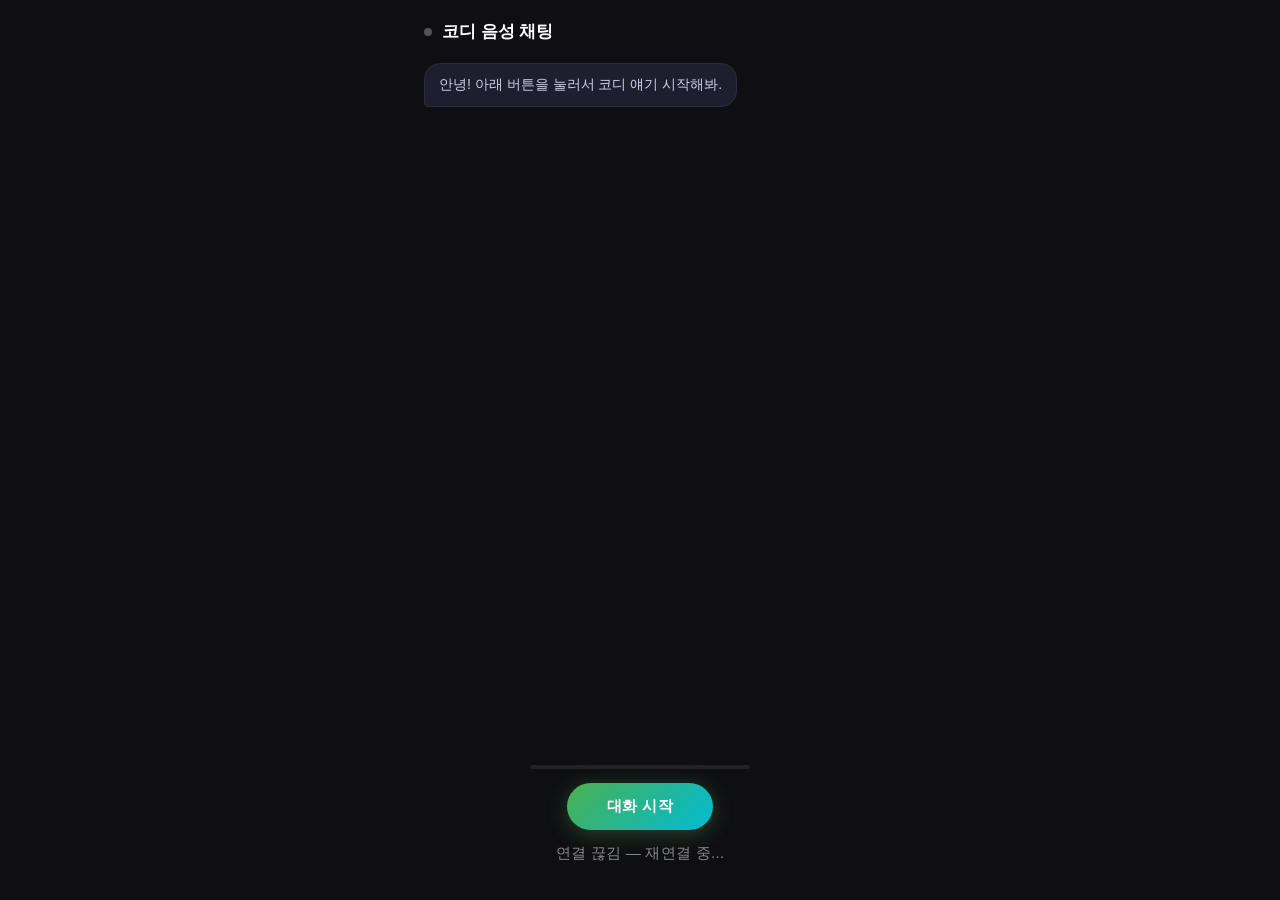
<file: voice/static/index.html>
<!DOCTYPE html>
<html lang="ko">
<head>
  <meta charset="UTF-8">
  <meta name="viewport" content="width=device-width, initial-scale=1.0">
  <title>코디 음성 채팅</title>
  <style>
    * { box-sizing: border-box; margin: 0; padding: 0; }

    body {
      font-family: -apple-system, BlinkMacSystemFont, 'Noto Sans KR', sans-serif;
      background: #0f0f13;
      color: #e8e8f0;
      height: 100dvh;
      display: flex;
      flex-direction: column;
      align-items: center;
    }

    /* ── 헤더 ── */
    header {
      width: 100%; max-width: 480px;
      padding: 20px 24px 0;
      display: flex; align-items: center; gap: 10px;
    }
    header h1 { font-size: 17px; font-weight: 600; color: #fff; }
    .status-dot {
      width: 8px; height: 8px; border-radius: 50%;
      background: #555; flex-shrink: 0; transition: background 0.3s;
    }
    .status-dot.listening   { background: #4caf50; animation: pulse 1.2s infinite; }
    .status-dot.recording   { background: #4caf50; animation: pulse 0.6s infinite; }
    .status-dot.processing  { background: #ffc107; animation: pulse 2s infinite; }
    .status-dot.speaking    { background: #2196f3; animation: pulse 0.8s infinite; }
    @keyframes pulse { 0%,100%{transform:scale(1)} 50%{transform:scale(1.6);opacity:0.5} }

    /* ── 채팅 영역 ── */
    #chat {
      width: 100%; max-width: 480px; flex: 1;
      overflow-y: auto; padding: 20px 24px;
      display: flex; flex-direction: column; gap: 12px;
    }
    .bubble {
      max-width: 80%; padding: 10px 14px; border-radius: 16px;
      font-size: 14px; line-height: 1.55; animation: fadeIn 0.2s ease;
    }
    @keyframes fadeIn { from{opacity:0;transform:translateY(6px)} to{opacity:1;transform:none} }
    .bubble.assistant {
      align-self: flex-start; background: #1e1e2e;
      color: #c9d1e8; border-bottom-left-radius: 4px;
      border: 1px solid #2a2a40;
    }
    .bubble.error {
      align-self: center; background: #3b1a1a;
      color: #ff8a8a; font-size: 13px;
    }

    /* ── 상태 텍스트 ── */
    #status-text {
      font-size: 15px; color: #888; text-align: center;
      min-height: 24px; transition: color 0.3s; letter-spacing: 0.3px;
    }
    #status-text.active { color: #a0b0ff; }
    #status-text.processing { color: #ffc107; }

    /* ── 오디오 레벨 바 ── */
    #level-bar {
      width: 220px; height: 4px; background: #222;
      border-radius: 2px; overflow: hidden;
    }
    #level-fill {
      height: 100%; width: 0%;
      background: linear-gradient(90deg, #4caf50, #8bc34a);
      border-radius: 2px; transition: width 0.05s;
    }

    /* ── 컨트롤 영역 ── */
    #controls {
      width: 100%; max-width: 480px;
      padding: 12px 24px 32px;
      display: flex; flex-direction: column; align-items: center; gap: 14px;
    }

    /* 토글 버튼 */
    #talk-btn {
      padding: 14px 40px; border-radius: 30px; border: none;
      background: linear-gradient(135deg, #4caf50, #00bcd4);
      color: white; font-size: 15px; font-weight: 600;
      cursor: pointer; letter-spacing: 0.5px;
      box-shadow: 0 4px 20px rgba(76,175,80,0.35);
      transition: transform 0.15s, box-shadow 0.15s, background 0.3s;
      user-select: none;
    }
    #talk-btn:hover { transform: scale(1.04); }
    #talk-btn.active {
      background: linear-gradient(135deg, #f44336, #e91e63);
      box-shadow: 0 4px 24px rgba(244,67,54,0.45);
    }
  </style>
</head>
<body>

<header>
  <div class="status-dot" id="status-dot"></div>
  <h1>코디 음성 채팅</h1>
</header>

<div id="chat">
  <div class="bubble assistant">안녕! 아래 버튼을 눌러서 코디 얘기 시작해봐.</div>
</div>

<div id="controls">
  <div id="level-bar"><div id="level-fill"></div></div>
  <button id="talk-btn">대화 시작</button>
  <div id="status-text">버튼을 눌러 대화를 시작하세요</div>
</div>

<script>
// ═══════════════════════════════════════════════════════════════════
// 핵심 설계
// - 단일 vadId 인터벌 — 대화 시작~종료 사이 절대 꺼지지 않음
// - iOS/Android: micCtx.sampleRate 감지 후 선형보간 다운샘플링 → 항상 16kHz 전송
// - barge-in: 서버 응답 기다리지 않고 즉시 listening 전환 → 음성 유실 없음
// - processing 상태: VAD 완전 비활성화 (의미없는 barge-in 방지)
// - TTS 시작 직후 200ms bargeBlockUntil → 에코 오감지 차단
// ═══════════════════════════════════════════════════════════════════

// ── 설정값 ──────────────────────────────────────────────────────────
const WS_URL          = `ws://${location.host}/voice/ws`;
const MIC_SAMPLE_RATE = 16000;
const OUT_SAMPLE_RATE = 24000;
const PROC_BUF_SIZE   = 4096;
const DB_THRESH       = -52;    // 발화 감지 임계값 (이어폰 환경 최적화)
const SILENCE_MS      = 600;    // 침묵 후 전송 대기시간
const BARGE_DB_THRESH = -55;    // barge-in 감지 임계값
const BARGE_MS        = 200;    // barge-in 지속 시간
const MAX_BARGE_SECS  = 4;      // barge-in 버퍼 최대 보관 시간

// ── 전역 상태 ───────────────────────────────────────────────────────
let ws          = null;
let serverState = 'idle';   // idle | listening | processing | speaking
let inConv      = false;
let voiceCtx    = {};

// 마이크
let micStream     = null;
let micCtx        = null;
let analyser      = null;
let processor     = null;
let resampleRatio = 1;       // actualRate / 16000 (iOS에서 1이 아님)
let maxBargeChunks = 50;     // 초기화 후 갱신

// 단일 VAD 인터벌
let vadId = null;

// listening 모드
let userSpeaking = false;
let pcmBuffer    = [];
let silenceTimer = null;

// speaking 모드 (barge-in)
let bargePcmBuffer  = [];
let bargeSoundStart = null;
let barging         = false;
let bargeBlockUntil = 0;     // Date.now() + 200ms — 에코 차단

// 재생
let playCtx        = null;
let nextPlayTime   = 0;
let playingSources = [];

// ── DOM ─────────────────────────────────────────────────────────────
const chatEl     = document.getElementById('chat');
const talkBtn    = document.getElementById('talk-btn');
const statusDot  = document.getElementById('status-dot');
const levelFill  = document.getElementById('level-fill');
const statusText = document.getElementById('status-text');

// ── UI ──────────────────────────────────────────────────────────────
function setUI(state) {
  statusDot.className = `status-dot ${state}`;
  const labels = {
    idle:         '버튼을 눌러 대화를 시작하세요',
    listening:    '듣는 중',
    recording:    '말하는 중...',
    processing:   '생각 중',
    speaking:     '말하는 중',
    disconnected: '연결 끊김 — 재연결 중...',
  };
  statusText.textContent = labels[state] ?? '';
  if (state === 'processing') {
    statusText.className = 'processing';
  } else {
    statusText.className = ['listening','recording','speaking'].includes(state) ? 'active' : '';
  }
}

function addBubble(role, text) {
  const div = document.createElement('div');
  div.className   = `bubble ${role}`;
  div.textContent = text;
  chatEl.appendChild(div);
  chatEl.scrollTop = chatEl.scrollHeight;
}

// ── PCM 변환 유틸 ────────────────────────────────────────────────────
function downsample(float32) {
  // 선형 보간 다운샘플링 — iOS 등 실제 sampleRate가 16kHz가 아닐 때 사용
  if (resampleRatio === 1) return float32;
  const outLen = Math.round(float32.length / resampleRatio);
  const out    = new Float32Array(outLen);
  for (let i = 0; i < outLen; i++) {
    const src  = i * resampleRatio;
    const lo   = Math.floor(src);
    const hi   = Math.min(lo + 1, float32.length - 1);
    const frac = src - lo;
    out[i] = float32[lo] * (1 - frac) + float32[hi] * frac;
  }
  return out;
}

function floatToInt16(f32) {
  const out = new Int16Array(f32.length);
  for (let i = 0; i < f32.length; i++) {
    const s = Math.max(-1, Math.min(1, f32[i]));
    out[i]  = s < 0 ? s * 0x8000 : s * 0x7FFF;
  }
  return out;
}
function mergeInt16(chunks) {
  const total = chunks.reduce((s, c) => s + c.length, 0);
  const out   = new Int16Array(total);
  let off = 0;
  for (const c of chunks) { out.set(c, off); off += c.length; }
  return out;
}
function int16ToBase64(i16) {
  const bytes = new Uint8Array(i16.buffer);
  let s = '';
  for (let i = 0; i < bytes.length; i++) s += String.fromCharCode(bytes[i]);
  return btoa(s);
}
function base64ToInt16(b64) {
  const bytes = Uint8Array.from(atob(b64), c => c.charCodeAt(0));
  return new Int16Array(bytes.buffer);
}

// ── dB 계산 ─────────────────────────────────────────────────────────
function getDb() {
  if (!analyser) return -100;
  const data = new Uint8Array(analyser.fftSize);
  analyser.getByteTimeDomainData(data);
  let sum = 0;
  for (let i = 0; i < data.length; i++) {
    const v = (data[i] - 128) / 128;
    sum += v * v;
  }
  const rms = Math.sqrt(sum / data.length);
  levelFill.style.width = Math.min(rms * 600, 100) + '%';
  return rms < 1e-7 ? -100 : 20 * Math.log10(rms);
}

// ── 마이크 초기화 ────────────────────────────────────────────────────
async function initMic() {
  try {
    micStream = await navigator.mediaDevices.getUserMedia({
      audio: { echoCancellation: true, noiseSuppression: true, autoGainControl: true },
      video: false,
    });

    // sampleRate 강제 없이 생성 — iOS Safari 호환
    micCtx = new (window.AudioContext || window.webkitAudioContext)();
    const actualRate = micCtx.sampleRate;
    resampleRatio  = actualRate / MIC_SAMPLE_RATE;

    // barge-in 버퍼 최대 청크 수 계산 (다운샘플 후 기준)
    const chunkDuration = PROC_BUF_SIZE / actualRate;  // 초 단위
    maxBargeChunks = Math.ceil(MAX_BARGE_SECS / chunkDuration);

    const src = micCtx.createMediaStreamSource(micStream);
    analyser  = micCtx.createAnalyser();
    analyser.fftSize = 256;
    src.connect(analyser);

    processor = micCtx.createScriptProcessor(PROC_BUF_SIZE, 1, 1);
    processor.onaudioprocess = onAudioProcess;
    src.connect(processor);
    processor.connect(micCtx.destination);
    return true;
  } catch (e) {
    addBubble('error', '마이크 권한이 필요합니다: ' + e.message);
    return false;
  }
}

// ── PCM 수집 콜백 ────────────────────────────────────────────────────
function onAudioProcess(e) {
  if (!inConv) return;
  const raw    = e.inputBuffer.getChannelData(0);
  const f32    = downsample(raw);          // iOS: 44100→16000Hz 변환
  const int16  = floatToInt16(f32);

  if (userSpeaking && serverState === 'listening') {
    pcmBuffer.push(int16);
  }
  if (serverState === 'speaking' && !barging) {
    bargePcmBuffer.push(int16);
    if (bargePcmBuffer.length > maxBargeChunks) bargePcmBuffer.shift();
  }
}

// ═══════════════════════════════════════════════════════════════════
// 단일 VAD 루프
// ═══════════════════════════════════════════════════════════════════
function startVAD() {
  if (vadId) return;
  vadId = setInterval(vadTick, 50);
}

function stopVAD() {
  if (vadId) { clearInterval(vadId); vadId = null; }
  if (silenceTimer) { clearTimeout(silenceTimer); silenceTimer = null; }
  userSpeaking    = false;
  bargeSoundStart = null;
  bargeBlockUntil = 0;
  pcmBuffer       = [];
  bargePcmBuffer  = [];
  levelFill.style.width = '0%';
}

function vadTick() {
  if (!inConv || !analyser) return;
  // 브라우저가 AudioContext를 suspend시킨 경우 즉시 복구
  if (micCtx && micCtx.state === 'suspended') micCtx.resume();
  const db = getDb();

  // ── listening: 발화 감지 → PCM 누적 → 침묵 후 전송 ─────────────
  if (serverState === 'listening') {
    bargeSoundStart = null;

    if (db > DB_THRESH) {
      if (!userSpeaking) {
        userSpeaking = true;
        pcmBuffer    = [];
        setUI('recording');
      }
      if (silenceTimer) { clearTimeout(silenceTimer); silenceTimer = null; }

    } else if (userSpeaking && !silenceTimer) {
      silenceTimer = setTimeout(() => {
        silenceTimer = null;
        if (serverState === 'listening' && inConv) sendAudioChunk();
      }, SILENCE_MS);
    }

  // ── processing: VAD 완전 비활성화 ───────────────────────────────
  } else if (serverState === 'processing') {
    if (userSpeaking) { userSpeaking = false; pcmBuffer = []; }
    if (silenceTimer) { clearTimeout(silenceTimer); silenceTimer = null; }
    bargeSoundStart = null;

  // ── speaking: barge-in 감지 ─────────────────────────────────────
  } else if (serverState === 'speaking') {
    if (userSpeaking) { userSpeaking = false; pcmBuffer = []; }
    if (silenceTimer) { clearTimeout(silenceTimer); silenceTimer = null; }

    // TTS 시작 직후 에코 차단
    if (Date.now() < bargeBlockUntil) { bargeSoundStart = null; return; }

    if (db > BARGE_DB_THRESH) {
      if (!bargeSoundStart) bargeSoundStart = Date.now();
      else if (Date.now() - bargeSoundStart >= BARGE_MS) triggerBargeIn();
    } else {
      bargeSoundStart = null;
    }
  }
}

// ── 오디오 청크 전송 ─────────────────────────────────────────────────
function sendAudioChunk() {
  userSpeaking = false;
  setUI('listening');

  if (!pcmBuffer.length || !ws || ws.readyState !== WebSocket.OPEN) {
    pcmBuffer = [];
    return;
  }
  const merged = mergeInt16(pcmBuffer);
  pcmBuffer = [];
  ws.send(JSON.stringify({ type: 'audio_chunk', data: int16ToBase64(merged) }));
}

// ── barge-in ─────────────────────────────────────────────────────────
function triggerBargeIn() {
  // 1. 재생 즉시 중단
  stopPlayback();
  // 2. 서버에 barge_in 신호만 전송 (오디오 없음)
  if (ws?.readyState === WebSocket.OPEN) {
    ws.send(JSON.stringify({ type: 'barge_in' }));
  }
  // 3. 상태 즉시 전환 — 서버 응답 기다리지 않음
  bargeSoundStart = null;
  barging         = false;      // 즉시 해제 → 이후 오디오 캡처 정상화
  serverState     = 'listening';
  pcmBuffer       = [];
  userSpeaking    = false;
  bargePcmBuffer  = [];
  setUI('listening');
}

// ═══════════════════════════════════════════════════════════════════
// PCM 재생
// ═══════════════════════════════════════════════════════════════════
function ensurePlayCtx() {
  if (!playCtx || playCtx.state === 'closed') {
    playCtx = new AudioContext({ sampleRate: OUT_SAMPLE_RATE });
    nextPlayTime   = 0;
    playingSources = [];
  }
  if (playCtx.state === 'suspended') playCtx.resume();
}

function enqueuePCM(b64) {
  if (barging) return;
  ensurePlayCtx();
  const int16 = base64ToInt16(b64);
  if (!int16.length) return;
  const f32 = new Float32Array(int16.length);
  for (let i = 0; i < int16.length; i++) f32[i] = int16[i] / 32768.0;
  const buf = playCtx.createBuffer(1, f32.length, OUT_SAMPLE_RATE);
  buf.getChannelData(0).set(f32);
  const src = playCtx.createBufferSource();
  src.buffer = buf;
  src.connect(playCtx.destination);
  const when = Math.max(nextPlayTime, playCtx.currentTime + 0.01);
  src.start(when);
  nextPlayTime = when + buf.duration;
  playingSources.push(src);
  src.onended = () => {
    playingSources = playingSources.filter(s => s !== src);
  };
}

function stopPlayback() {
  for (const src of playingSources) { try { src.stop(0); } catch (_) {} }
  playingSources = [];
  if (playCtx) nextPlayTime = playCtx.currentTime;
}

// ═══════════════════════════════════════════════════════════════════
// 컨텍스트 로드
// ═══════════════════════════════════════════════════════════════════
const SKY_LABEL = { 1: '맑음', 3: '구름많음', 4: '흐림' };
const PTY_LABEL = { 0: '', 1: '비', 2: '비/눈', 3: '눈', 5: '빗방울', 6: '진눈깨비', 7: '눈날림' };

async function fetchVoiceContext() {
  try {
    const [wdRes, weRes] = await Promise.allSettled([
      fetch('/api/wardrobe').then(r => r.ok ? r.json() : null),
      fetch('/api/weather').then(r => r.ok ? r.json() : null),
    ]);
    const wardrobe = [];
    if (wdRes.status === 'fulfilled' && wdRes.value?.categories) {
      for (const [cat, items] of Object.entries(wdRes.value.categories))
        for (const item of items)
          wardrobe.push({ category: cat, item_type: item.item_type });
    }
    let weather_label = '';
    if (weRes.status === 'fulfilled' && weRes.value?.morning) {
      const m   = weRes.value.morning;
      const sky = SKY_LABEL[m.sky] ?? '';
      const pty = PTY_LABEL[m.pty] ?? '';
      weather_label = `${Math.round(m.temp ?? m.feels_like ?? 0)}°C${(pty || sky) ? ', ' + (pty || sky) : ''}`;
    }
    return { wardrobe, weather_label };
  } catch { return {}; }
}

// ═══════════════════════════════════════════════════════════════════
// WebSocket
// ═══════════════════════════════════════════════════════════════════
function connectWS() {
  ws = new WebSocket(WS_URL);
  ws.onopen = () => {
    if (inConv) {
      // 재연결 후 대화 상태 자동 복구
      ws.send(JSON.stringify({ type: 'start_conversation', context: voiceCtx }));
      setUI('listening');
    } else {
      setUI('idle');
    }
  };
  ws.onerror = () => ws.close();
  ws.onclose = () => {
    setUI('disconnected');
    // inConv, micStream, stopVAD() 건드리지 않음 — 마이크 생명주기는 버튼에만 연결
    talkBtn.textContent = inConv ? '대화 종료' : '대화 시작';
    setTimeout(connectWS, 3000);
  };

  ws.onmessage = ({ data }) => {
    const msg = JSON.parse(data);

    if (msg.type === 'state') {
      serverState = msg.value;

      if (msg.value === 'listening') {
        barging         = false;
        userSpeaking    = false;
        pcmBuffer       = [];
        bargeSoundStart = null;
        setUI('listening');

      } else if (msg.value === 'processing') {
        userSpeaking = false;
        if (silenceTimer) { clearTimeout(silenceTimer); silenceTimer = null; }
        pcmBuffer = [];
        setUI('processing');

      } else if (msg.value === 'speaking') {
        userSpeaking = false;
        pcmBuffer    = [];
        if (silenceTimer) { clearTimeout(silenceTimer); silenceTimer = null; }
        bargePcmBuffer  = [];
        bargeSoundStart = null;
        bargeBlockUntil = Date.now() + 200;  // 에코 차단 200ms
        setUI('speaking');
      }

    } else if (msg.type === 'audio_chunk') {
      enqueuePCM(msg.data);

    } else if (msg.type === 'error') {
      addBubble('error', '오류: ' + msg.message);
      if (inConv) serverState = 'listening';  // 마이크는 그대로, 상태만 복구
      setUI(inConv ? 'listening' : 'idle');

    }
    // ping: 무시
  };
}

// ═══════════════════════════════════════════════════════════════════
// 대화 시작 / 종료 토글
// ═══════════════════════════════════════════════════════════════════
talkBtn.addEventListener('click', async () => {
  if (!inConv) {
    // ── 대화 시작 ────────────────────────────────────────────────
    if (!micStream) {
      const ok = await initMic();
      if (!ok) return;
    }
    voiceCtx = await fetchVoiceContext();
    inConv   = true;
    talkBtn.textContent = '대화 종료';
    talkBtn.classList.add('active');

    startVAD();  // VAD 단 한 번만 시작

    if (ws?.readyState === WebSocket.OPEN) {
      ws.send(JSON.stringify({ type: 'start_conversation', context: voiceCtx }));
    }

  } else {
    // ── 대화 종료 ────────────────────────────────────────────────
    inConv = false;
    talkBtn.textContent = '대화 시작';
    talkBtn.classList.remove('active');

    stopVAD();
    stopPlayback();

    // 마이크 완전 해제 — 대화 종료 버튼 클릭 시에만 실행
    if (micStream) { micStream.getTracks().forEach(t => t.stop()); micStream = null; }
    if (micCtx)    { micCtx.close(); micCtx = null; }
    analyser  = null;
    processor = null;

    barging     = false;
    serverState = 'idle';
    setUI('idle');

    if (ws?.readyState === WebSocket.OPEN) {
      ws.send(JSON.stringify({ type: 'end_conversation' }));
    }
  }
});

// ── 모바일: 화면 복귀 시 WebSocket 재연결 ──────────────────────────
document.addEventListener('visibilitychange', () => {
  if (!document.hidden && ws?.readyState !== WebSocket.OPEN) {
    connectWS();
  }
});

// ── 초기화 ──────────────────────────────────────────────────────────
connectWS();
</script>
</body>
</html>
</file>
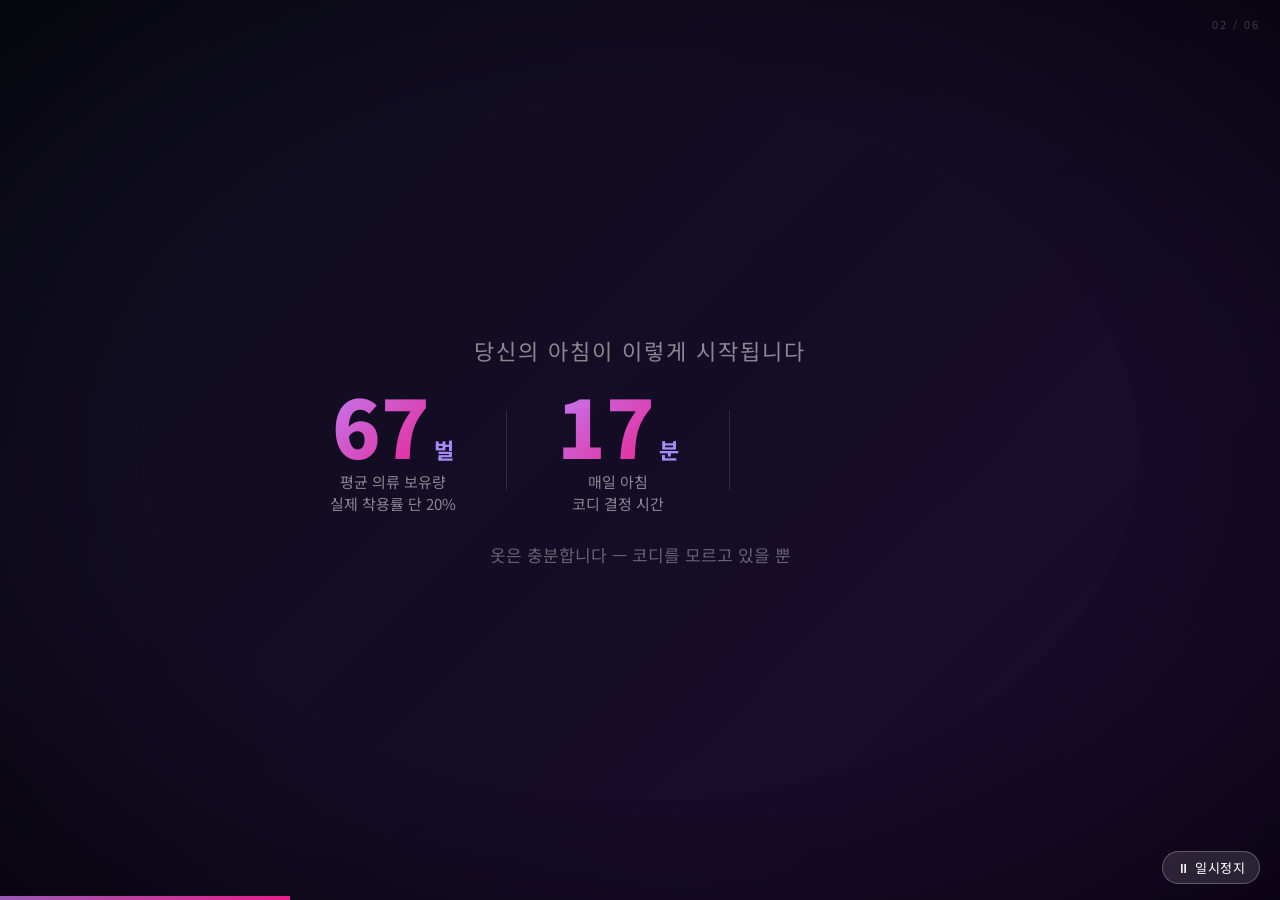
<file: promo/promo_video.html>
<!DOCTYPE html>
<html lang="ko">
<head>
<meta charset="UTF-8">
<meta name="viewport" content="width=1280">
<title>My Mini Co-di — 홍보 영상</title>
<style>
  @import url('https://fonts.googleapis.com/css2?family=Noto+Sans+KR:wght@400;700;900&display=swap');

  * { margin: 0; padding: 0; box-sizing: border-box; }

  body {
    width: 1280px;
    height: 720px;
    overflow: hidden;
    background: #0a0a14;
    font-family: 'Noto Sans KR', 'Segoe UI', sans-serif;
    cursor: none;
  }

  /* ── 진행 바 ── */
  #progress-bar {
    position: fixed;
    bottom: 0; left: 0;
    height: 4px;
    background: linear-gradient(90deg, #9b59b6, #e91e8c);
    width: 0%;
    z-index: 999;
    transition: none;
  }

  /* ── 재생/일시정지 버튼 ── */
  #play-btn {
    position: fixed;
    bottom: 16px; right: 20px;
    z-index: 999;
    background: rgba(255,255,255,0.12);
    border: 1px solid rgba(255,255,255,0.25);
    color: #fff;
    font-size: 13px;
    padding: 6px 14px;
    border-radius: 20px;
    cursor: pointer;
    letter-spacing: 0.5px;
    backdrop-filter: blur(8px);
    transition: background 0.2s;
    font-family: inherit;
  }
  #play-btn:hover { background: rgba(255,255,255,0.22); cursor: pointer; }

  /* ── 씬 공통 ── */
  .scene {
    position: absolute;
    inset: 0;
    display: flex;
    align-items: center;
    justify-content: center;
    opacity: 0;
    pointer-events: none;
    transition: opacity 0.45s ease;
  }
  .scene.active { opacity: 1; pointer-events: auto; }

  /* ═══════════════════════════════════════
     씬 1 — HOOK  "오늘 뭐 입지?"
  ═══════════════════════════════════════ */
  #s1 {
    background: radial-gradient(ellipse at 60% 40%, #1a0a2e 0%, #0a0a14 70%);
    flex-direction: column;
    gap: 18px;
  }
  #s1 .sub {
    font-size: 18px;
    color: rgba(255,255,255,0.45);
    letter-spacing: 6px;
    text-transform: uppercase;
    opacity: 0;
    transform: translateY(10px);
    transition: all 0.6s ease 0.2s;
  }
  #s1 .big {
    font-size: 96px;
    font-weight: 900;
    color: #fff;
    line-height: 1;
    opacity: 0;
    transform: scale(0.85);
    transition: all 0.55s cubic-bezier(.22,1,.36,1) 0.7s;
  }
  #s1 .accent {
    color: #c084fc;
    display: inline-block;
  }
  #s1.active .sub { opacity: 1; transform: translateY(0); }
  #s1.active .big { opacity: 1; transform: scale(1); }

  /* 파티클 */
  .dot {
    position: absolute;
    border-radius: 50%;
    opacity: 0.18;
    animation: float linear infinite;
  }
  @keyframes float {
    0% { transform: translateY(0) translateX(0); opacity: 0; }
    10% { opacity: 0.18; }
    90% { opacity: 0.18; }
    100% { transform: translateY(-200px) translateX(30px); opacity: 0; }
  }

  /* ═══════════════════════════════════════
     씬 2 — 문제 통계
  ═══════════════════════════════════════ */
  #s2 {
    background: linear-gradient(135deg, #0f0f1e 0%, #1a0a2e 100%);
    flex-direction: column;
    gap: 10px;
  }
  #s2 .headline {
    font-size: 22px;
    color: rgba(255,255,255,0.5);
    letter-spacing: 2px;
    margin-bottom: 8px;
    opacity: 0;
    transform: translateY(-12px);
    transition: all 0.5s ease 0.1s;
  }
  #s2.active .headline { opacity: 1; transform: translateY(0); }

  .stats-row {
    display: flex;
    gap: 50px;
    align-items: center;
  }
  .stat-card {
    text-align: center;
    opacity: 0;
    transform: translateY(20px);
    transition: all 0.55s cubic-bezier(.22,1,.36,1);
  }
  #s2.active .stat-card:nth-child(1) { opacity: 1; transform: translateY(0); transition-delay: 0.25s; }
  #s2.active .stat-card:nth-child(2) { opacity: 1; transform: translateY(0); transition-delay: 0.45s; }
  #s2.active .stat-card:nth-child(3) { opacity: 1; transform: translateY(0); transition-delay: 0.65s; }

  .stat-num {
    font-size: 80px;
    font-weight: 900;
    line-height: 1;
    background: linear-gradient(135deg, #c084fc, #e91e8c);
    -webkit-background-clip: text;
    -webkit-text-fill-color: transparent;
  }
  .stat-unit { font-size: 22px; color: #a78bfa; font-weight: 700; margin-left: 4px; }
  .stat-label {
    font-size: 15px;
    color: rgba(255,255,255,0.5);
    margin-top: 6px;
    line-height: 1.5;
  }
  .stat-divider {
    width: 1px;
    height: 80px;
    background: rgba(255,255,255,0.12);
  }
  #s2 .tagline {
    font-size: 17px;
    color: rgba(255,255,255,0.35);
    margin-top: 16px;
    opacity: 0;
    transition: opacity 0.5s ease 1s;
  }
  #s2.active .tagline { opacity: 1; }

  /* ═══════════════════════════════════════
     씬 3 — 솔루션 등장
  ═══════════════════════════════════════ */
  #s3 {
    background: radial-gradient(ellipse at 50% 50%, #1e0a3c 0%, #0a0a14 65%);
    flex-direction: column;
    gap: 20px;
  }
  #s3 .logo-wrap {
    display: flex;
    align-items: center;
    gap: 16px;
    opacity: 0;
    transform: scale(0.9);
    transition: all 0.6s cubic-bezier(.22,1,.36,1) 0.15s;
  }
  #s3.active .logo-wrap { opacity: 1; transform: scale(1); }

  .logo-icon {
    width: 72px; height: 72px;
    background: linear-gradient(135deg, #9b59b6, #e91e8c);
    border-radius: 20px;
    display: flex; align-items: center; justify-content: center;
    font-size: 38px;
    box-shadow: 0 0 40px rgba(155,89,182,0.6);
  }
  .logo-text-wrap .logo-en {
    font-size: 42px;
    font-weight: 900;
    color: #fff;
    letter-spacing: -1px;
  }
  .logo-text-wrap .logo-kr {
    font-size: 16px;
    color: rgba(255,255,255,0.45);
    letter-spacing: 3px;
    margin-top: 2px;
  }

  #s3 .tagline-main {
    font-size: 24px;
    color: rgba(255,255,255,0.8);
    text-align: center;
    line-height: 1.6;
    max-width: 720px;
    opacity: 0;
    transform: translateY(14px);
    transition: all 0.55s ease 0.7s;
  }
  #s3.active .tagline-main { opacity: 1; transform: translateY(0); }

  #s3 .badge {
    display: inline-block;
    background: linear-gradient(90deg, rgba(155,89,182,0.25), rgba(233,30,140,0.25));
    border: 1px solid rgba(155,89,182,0.5);
    border-radius: 30px;
    padding: 8px 24px;
    font-size: 15px;
    color: #c084fc;
    letter-spacing: 1px;
    opacity: 0;
    transition: opacity 0.5s ease 1.2s;
  }
  #s3.active .badge { opacity: 1; }

  /* ═══════════════════════════════════════
     씬 4 — 핵심 기능 3개
  ═══════════════════════════════════════ */
  #s4 {
    background: linear-gradient(160deg, #0d0d1e 0%, #1a0a2e 100%);
    flex-direction: column;
    gap: 16px;
  }
  #s4 .s4-title {
    font-size: 16px;
    color: rgba(255,255,255,0.35);
    letter-spacing: 5px;
    text-transform: uppercase;
    opacity: 0;
    transition: opacity 0.5s ease 0.1s;
  }
  #s4.active .s4-title { opacity: 1; }

  .feature-row {
    display: flex;
    gap: 28px;
    align-items: stretch;
  }
  .feat-card {
    width: 340px;
    background: rgba(255,255,255,0.04);
    border: 1px solid rgba(255,255,255,0.08);
    border-radius: 20px;
    padding: 32px 28px;
    display: flex;
    flex-direction: column;
    gap: 12px;
    opacity: 0;
    transform: translateY(24px);
    transition: all 0.55s cubic-bezier(.22,1,.36,1);
    position: relative;
    overflow: hidden;
  }
  .feat-card::before {
    content: '';
    position: absolute;
    top: 0; left: 0; right: 0;
    height: 2px;
    background: var(--accent);
    opacity: 0.7;
  }
  #s4.active .feat-card:nth-child(1) { opacity: 1; transform: translateY(0); transition-delay: 0.2s; }
  #s4.active .feat-card:nth-child(2) { opacity: 1; transform: translateY(0); transition-delay: 0.4s; }
  #s4.active .feat-card:nth-child(3) { opacity: 1; transform: translateY(0); transition-delay: 0.6s; }

  .feat-icon {
    font-size: 40px;
    line-height: 1;
  }
  .feat-name {
    font-size: 19px;
    font-weight: 700;
    color: #fff;
    line-height: 1.35;
  }
  .feat-desc {
    font-size: 13px;
    color: rgba(255,255,255,0.45);
    line-height: 1.6;
  }
  .feat-badge {
    display: inline-block;
    padding: 4px 12px;
    border-radius: 20px;
    font-size: 12px;
    font-weight: 700;
    background: var(--accent);
    color: #fff;
    align-self: flex-start;
    opacity: 0.9;
    margin-top: 4px;
  }

  /* ═══════════════════════════════════════
     씬 5 — 차별점 키워드
  ═══════════════════════════════════════ */
  #s5 {
    background: radial-gradient(ellipse at 30% 60%, #2d0a4e 0%, #0a0a14 60%);
    flex-direction: column;
    align-items: center;
    gap: 28px;
  }
  #s5 .kw-label {
    font-size: 14px;
    color: rgba(255,255,255,0.3);
    letter-spacing: 6px;
    text-transform: uppercase;
    opacity: 0;
    transition: opacity 0.5s 0.1s;
  }
  #s5.active .kw-label { opacity: 1; }

  .kw-list {
    display: flex;
    flex-direction: column;
    gap: 18px;
    align-items: flex-start;
  }
  .kw-item {
    display: flex;
    align-items: center;
    gap: 16px;
    opacity: 0;
    transform: translateX(-30px);
    transition: all 0.55s cubic-bezier(.22,1,.36,1);
  }
  #s5.active .kw-item:nth-child(1) { opacity: 1; transform: translateX(0); transition-delay: 0.25s; }
  #s5.active .kw-item:nth-child(2) { opacity: 1; transform: translateX(0); transition-delay: 0.5s; }
  #s5.active .kw-item:nth-child(3) { opacity: 1; transform: translateX(0); transition-delay: 0.75s; }

  .kw-dot {
    width: 10px; height: 10px;
    border-radius: 50%;
    background: linear-gradient(135deg, #c084fc, #e91e8c);
    flex-shrink: 0;
  }
  .kw-text {
    font-size: 36px;
    font-weight: 900;
    color: #fff;
    letter-spacing: -0.5px;
  }
  .kw-text span {
    background: linear-gradient(90deg, #c084fc, #f472b6);
    -webkit-background-clip: text;
    -webkit-text-fill-color: transparent;
  }

  #s5 .vs-line {
    font-size: 15px;
    color: rgba(255,255,255,0.28);
    text-align: center;
    border-top: 1px solid rgba(255,255,255,0.08);
    padding-top: 20px;
    width: 100%;
    max-width: 580px;
    opacity: 0;
    transition: opacity 0.5s 1.1s;
  }
  #s5.active .vs-line { opacity: 1; }

  /* ═══════════════════════════════════════
     씬 6 — CTA 마무리
  ═══════════════════════════════════════ */
  #s6 {
    background: radial-gradient(ellipse at 50% 50%, #1a0a2e 0%, #0a0a14 60%);
    flex-direction: column;
    align-items: center;
    gap: 24px;
  }

  #s6 .final-sub {
    font-size: 18px;
    color: rgba(255,255,255,0.4);
    letter-spacing: 4px;
    opacity: 0;
    transform: translateY(-8px);
    transition: all 0.5s ease 0.2s;
  }
  #s6.active .final-sub { opacity: 1; transform: translateY(0); }

  #s6 .final-main {
    font-size: 52px;
    font-weight: 900;
    color: #fff;
    text-align: center;
    line-height: 1.3;
    opacity: 0;
    transform: scale(0.92);
    transition: all 0.6s cubic-bezier(.22,1,.36,1) 0.55s;
  }
  #s6.active .final-main { opacity: 1; transform: scale(1); }

  #s6 .final-main .hl {
    background: linear-gradient(90deg, #c084fc, #e91e8c);
    -webkit-background-clip: text;
    -webkit-text-fill-color: transparent;
  }

  #s6 .pill-row {
    display: flex;
    gap: 14px;
    opacity: 0;
    transition: opacity 0.5s 1.1s;
  }
  #s6.active .pill-row { opacity: 1; }

  .pill {
    padding: 8px 20px;
    border-radius: 30px;
    font-size: 13px;
    font-weight: 700;
    letter-spacing: 0.5px;
    background: rgba(255,255,255,0.07);
    border: 1px solid rgba(255,255,255,0.15);
    color: rgba(255,255,255,0.7);
  }

  #s6 .logo-final {
    display: flex;
    align-items: center;
    gap: 12px;
    opacity: 0;
    transition: opacity 0.6s ease 1.5s;
    margin-top: 8px;
  }
  #s6.active .logo-final { opacity: 1; }

  .logo-final .icon-sm {
    width: 44px; height: 44px;
    background: linear-gradient(135deg, #9b59b6, #e91e8c);
    border-radius: 12px;
    display: flex; align-items: center; justify-content: center;
    font-size: 22px;
    box-shadow: 0 0 24px rgba(155,89,182,0.5);
  }
  .logo-final .name {
    font-size: 22px;
    font-weight: 900;
    color: #fff;
    letter-spacing: -0.5px;
  }
  .logo-final .sub {
    font-size: 11px;
    color: rgba(255,255,255,0.35);
    letter-spacing: 2px;
    margin-top: 2px;
  }

  /* 화면 가장자리 그라디언트 (시네마틱) */
  .vignette {
    position: fixed;
    inset: 0;
    background: radial-gradient(ellipse at center, transparent 55%, rgba(0,0,0,0.55) 100%);
    pointer-events: none;
    z-index: 10;
  }

  /* 씬 번호 표시 */
  #scene-counter {
    position: fixed;
    top: 16px; right: 20px;
    font-size: 11px;
    color: rgba(255,255,255,0.2);
    letter-spacing: 2px;
    z-index: 999;
  }
</style>
</head>
<body>

<div class="vignette"></div>
<div id="progress-bar"></div>
<div id="scene-counter">01 / 06</div>
<button id="play-btn" onclick="togglePlay()">⏸ 일시정지</button>

<!-- ───── 씬 1 : HOOK ───── -->
<div class="scene active" id="s1">
  <!-- 파티클 -->
  <div class="dot" style="width:6px;height:6px;background:#c084fc;left:15%;top:70%;animation-duration:8s;animation-delay:0s;"></div>
  <div class="dot" style="width:4px;height:4px;background:#e91e8c;left:80%;top:60%;animation-duration:10s;animation-delay:1s;"></div>
  <div class="dot" style="width:8px;height:8px;background:#9b59b6;left:40%;top:80%;animation-duration:12s;animation-delay:2s;"></div>
  <div class="dot" style="width:5px;height:5px;background:#c084fc;left:65%;top:75%;animation-duration:9s;animation-delay:0.5s;"></div>
  <div class="dot" style="width:3px;height:3px;background:#e91e8c;left:25%;top:85%;animation-duration:11s;animation-delay:1.5s;"></div>

  <div style="display:flex;flex-direction:column;align-items:center;gap:16px;">
    <div class="sub">매일 아침</div>
    <div class="big">오늘 뭐 <span class="accent">입지</span>?</div>
  </div>
</div>

<!-- ───── 씬 2 : 문제 통계 ───── -->
<div class="scene" id="s2">
  <div style="display:flex;flex-direction:column;align-items:center;gap:10px;">
    <div class="headline">당신의 아침이 이렇게 시작됩니다</div>
    <div class="stats-row">
      <div class="stat-card">
        <div><span class="stat-num">67</span><span class="stat-unit">벌</span></div>
        <div class="stat-label">평균 의류 보유량<br>실제 착용률 단 20%</div>
      </div>
      <div class="stat-divider"></div>
      <div class="stat-card">
        <div><span class="stat-num">17</span><span class="stat-unit">분</span></div>
        <div class="stat-label">매일 아침<br>코디 결정 시간</div>
      </div>
      <div class="stat-divider"></div>
      <div class="stat-card">
        <div><span class="stat-num">180</span><span class="stat-unit">일</span></div>
        <div class="stat-label">연간 기온차 10°C+<br>날씨 고려 못 한 코디</div>
      </div>
    </div>
    <div class="tagline">옷은 충분합니다 — 코디를 모르고 있을 뿐</div>
  </div>
</div>

<!-- ───── 씬 3 : 솔루션 등장 ───── -->
<div class="scene" id="s3">
  <div style="display:flex;flex-direction:column;align-items:center;gap:28px;">
    <div class="logo-wrap">
      <div class="logo-icon">👗</div>
      <div class="logo-text-wrap">
        <div class="logo-en">My Mini Co-di</div>
        <div class="logo-kr">내 옷장의 코디</div>
      </div>
    </div>
    <div class="tagline-main">
      새 옷을 사라고 강요하지 않는<br>
      <strong style="color:#fff;">유일한 AI 개인 스타일리스트</strong>
    </div>
    <div class="badge">✦ 내 옷장 × AI × 날씨 × 나</div>
  </div>
</div>

<!-- ───── 씬 4 : 핵심 기능 3개 ───── -->
<div class="scene" id="s4">
  <div style="display:flex;flex-direction:column;align-items:center;gap:20px;">
    <div class="s4-title">Core Features</div>
    <div class="feature-row">
      <div class="feat-card" style="--accent: linear-gradient(90deg,#9b59b6,#c084fc);">
        <div class="feat-icon">🤖</div>
        <div class="feat-name">AI 옷장<br>자동 분석</div>
        <div class="feat-desc">사진 한 장 → 카테고리·보온도·질감<br>FashionSigLIP 패션 전용 모델</div>
        <div class="feat-badge" style="background:linear-gradient(90deg,#9b59b6,#c084fc);">자동 태깅</div>
      </div>
      <div class="feat-card" style="--accent: linear-gradient(90deg,#0984e3,#00cec9);">
        <div class="feat-icon">☀️</div>
        <div class="feat-name">실시간 날씨<br>코디 추천</div>
        <div class="feat-desc">기상청 API + Claude AI<br>체감온도 8단계 맞춤 코디</div>
        <div class="feat-badge" style="background:linear-gradient(90deg,#0984e3,#00cec9);">실시간 연동</div>
      </div>
      <div class="feat-card" style="--accent: linear-gradient(90deg,#e91e8c,#f59e0b);">
        <div class="feat-icon">🎙️</div>
        <div class="feat-name">음성 AI<br>스타일 상담</div>
        <div class="feat-desc">말로 물어보면 2초 안에 답변<br>Gemini Live · Google TTS</div>
        <div class="feat-badge" style="background:linear-gradient(90deg,#e91e8c,#f59e0b);">2초 응답</div>
      </div>
    </div>
  </div>
</div>

<!-- ───── 씬 5 : 차별점 ───── -->
<div class="scene" id="s5">
  <div style="display:flex;flex-direction:column;align-items:center;gap:22px;">
    <div class="kw-label">Why Us</div>
    <div class="kw-list">
      <div class="kw-item">
        <div class="kw-dot"></div>
        <div class="kw-text">내 옷장 기반 <span>초개인화</span></div>
      </div>
      <div class="kw-item">
        <div class="kw-dot"></div>
        <div class="kw-text">음성 AI <span>2초</span> 응답</div>
      </div>
      <div class="kw-item">
        <div class="kw-dot"></div>
        <div class="kw-text">개인정보 <span>완전 격리</span></div>
      </div>
    </div>
    <div class="vs-line">6개 핵심 기능 전부 ★★★ — 경쟁사 대비 유일한 완전 지원</div>
  </div>
</div>

<!-- ───── 씬 6 : CTA ───── -->
<div class="scene" id="s6">
  <div style="display:flex;flex-direction:column;align-items:center;gap:20px;">
    <div class="final-sub">AI Fashion Tech</div>
    <div class="final-main">
      매일 아침 <span class="hl">17분</span>을<br>
      돌려드립니다
    </div>
    <div class="pill-row">
      <div class="pill">🤖 AI 분석</div>
      <div class="pill">☀️ 날씨 코디</div>
      <div class="pill">🎙️ 음성 상담</div>
      <div class="pill">🔐 완전 격리</div>
    </div>
    <div class="logo-final">
      <div class="icon-sm">👗</div>
      <div>
        <div class="name">My Mini Co-di</div>
        <div class="sub">내 옷장의 코디 · 2026 AI Fashion Tech</div>
      </div>
    </div>
  </div>
</div>

<script>
  /* ── 씬 타이밍 (ms 단위) ── */
  const SCENES = [
    { id: 's1', duration: 2200 },  // 0 ~ 2.2s
    { id: 's2', duration: 2600 },  // 2.2 ~ 4.8s
    { id: 's3', duration: 2500 },  // 4.8 ~ 7.3s
    { id: 's4', duration: 3000 },  // 7.3 ~ 10.3s
    { id: 's5', duration: 2200 },  // 10.3 ~ 12.5s
    { id: 's6', duration: 2500 },  // 12.5 ~ 15s
  ];

  const TOTAL = SCENES.reduce((a, b) => a + b.duration, 0); // ~15000ms

  let elapsed = 0;
  let currentScene = 0;
  let paused = false;
  let lastTime = null;
  let rafId = null;

  const bar = document.getElementById('progress-bar');
  const counter = document.getElementById('scene-counter');

  function showScene(idx) {
    document.querySelectorAll('.scene').forEach(s => s.classList.remove('active'));
    const el = document.getElementById(SCENES[idx].id);
    if (el) el.classList.add('active');
    counter.textContent = `${String(idx + 1).padStart(2, '0')} / ${String(SCENES.length).padStart(2, '0')}`;
  }

  function tick(ts) {
    if (paused) { lastTime = null; return; }
    if (!lastTime) lastTime = ts;
    const delta = ts - lastTime;
    lastTime = ts;

    elapsed = Math.min(elapsed + delta, TOTAL);

    /* 진행 바 업데이트 */
    bar.style.width = (elapsed / TOTAL * 100) + '%';

    /* 현재 씬 계산 */
    let acc = 0;
    for (let i = 0; i < SCENES.length; i++) {
      acc += SCENES[i].duration;
      if (elapsed < acc) {
        if (i !== currentScene) { currentScene = i; showScene(i); }
        break;
      }
    }

    if (elapsed >= TOTAL) {
      /* 영상 종료 — 처음부터 반복 */
      elapsed = 0;
      currentScene = 0;
      showScene(0);
      lastTime = null;
    }

    rafId = requestAnimationFrame(tick);
  }

  function togglePlay() {
    paused = !paused;
    document.getElementById('play-btn').textContent = paused ? '▶ 재생' : '⏸ 일시정지';
    if (!paused) rafId = requestAnimationFrame(tick);
  }

  /* 시작 */
  showScene(0);
  rafId = requestAnimationFrame(tick);
</script>
</body>
</html>
</file>
